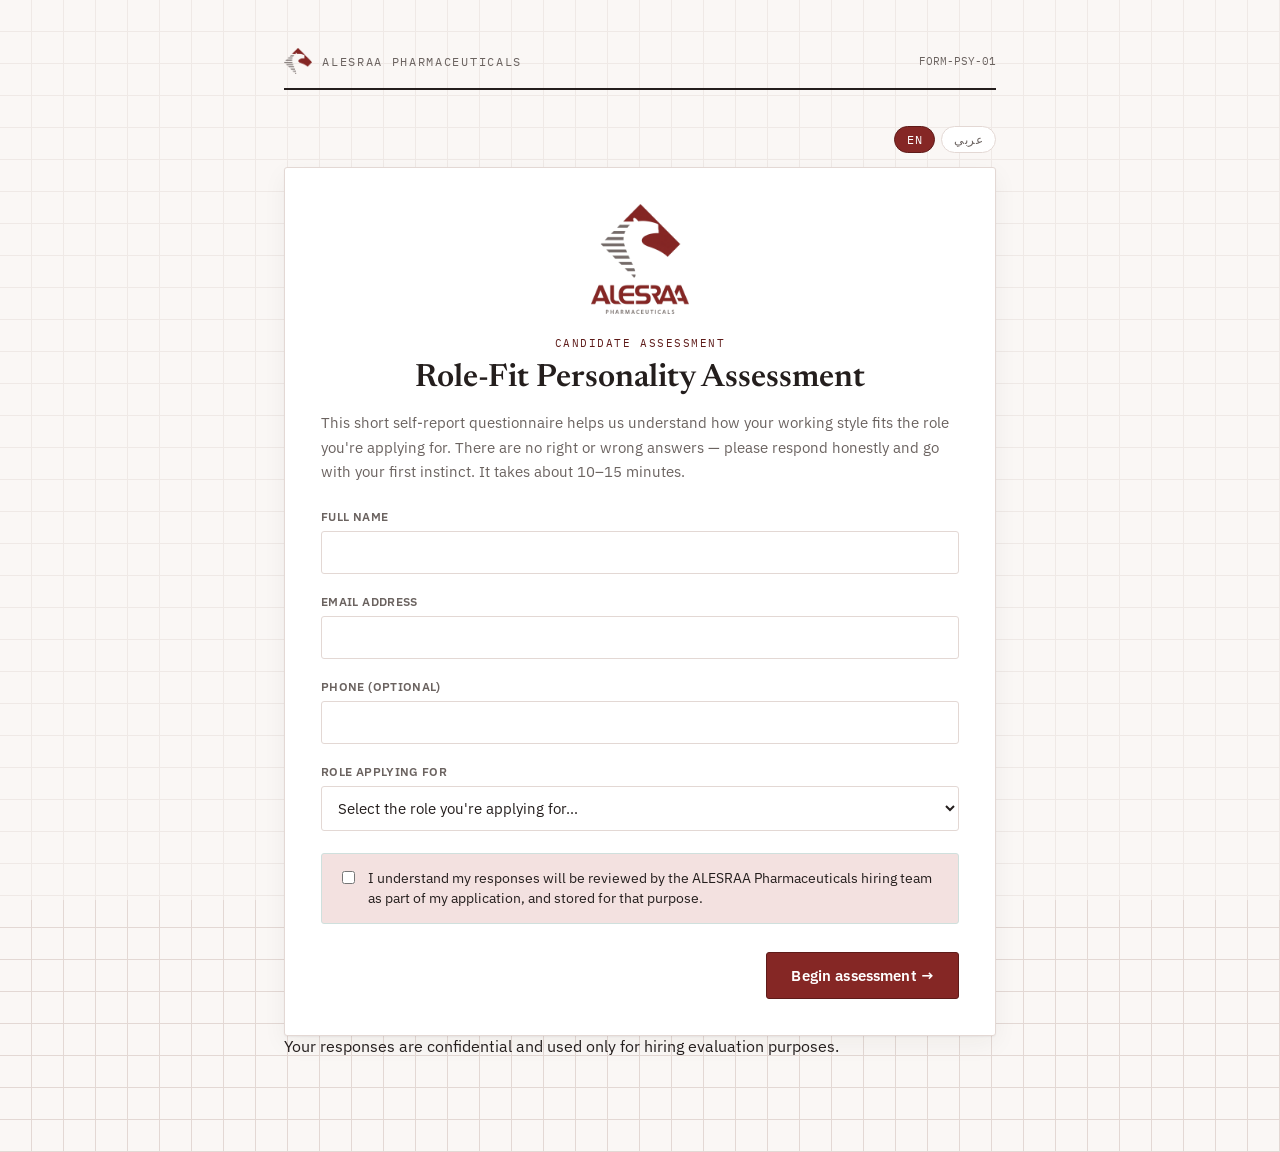
<file: index.html>
<!DOCTYPE html>
<html lang="en">
<head>
<meta charset="UTF-8" />
<meta name="viewport" content="width=device-width, initial-scale=1.0, maximum-scale=1" />
<title>AlEsraa Pharmaceutical Optima — Psychometric Assessment</title>
<meta name="robots" content="noindex, nofollow" />
<link rel="stylesheet" href="styles.css" />
</head>
<body>
<div id="app"></div>
<script src="config.js"></script>
<script src="i18n.js"></script>
<script src="dom.js"></script>
<script src="data.js"></script>
<script src="scoring.js"></script>
<script src="results-view.js"></script>
<script src="app.js"></script>
</body>
</html>
</file>
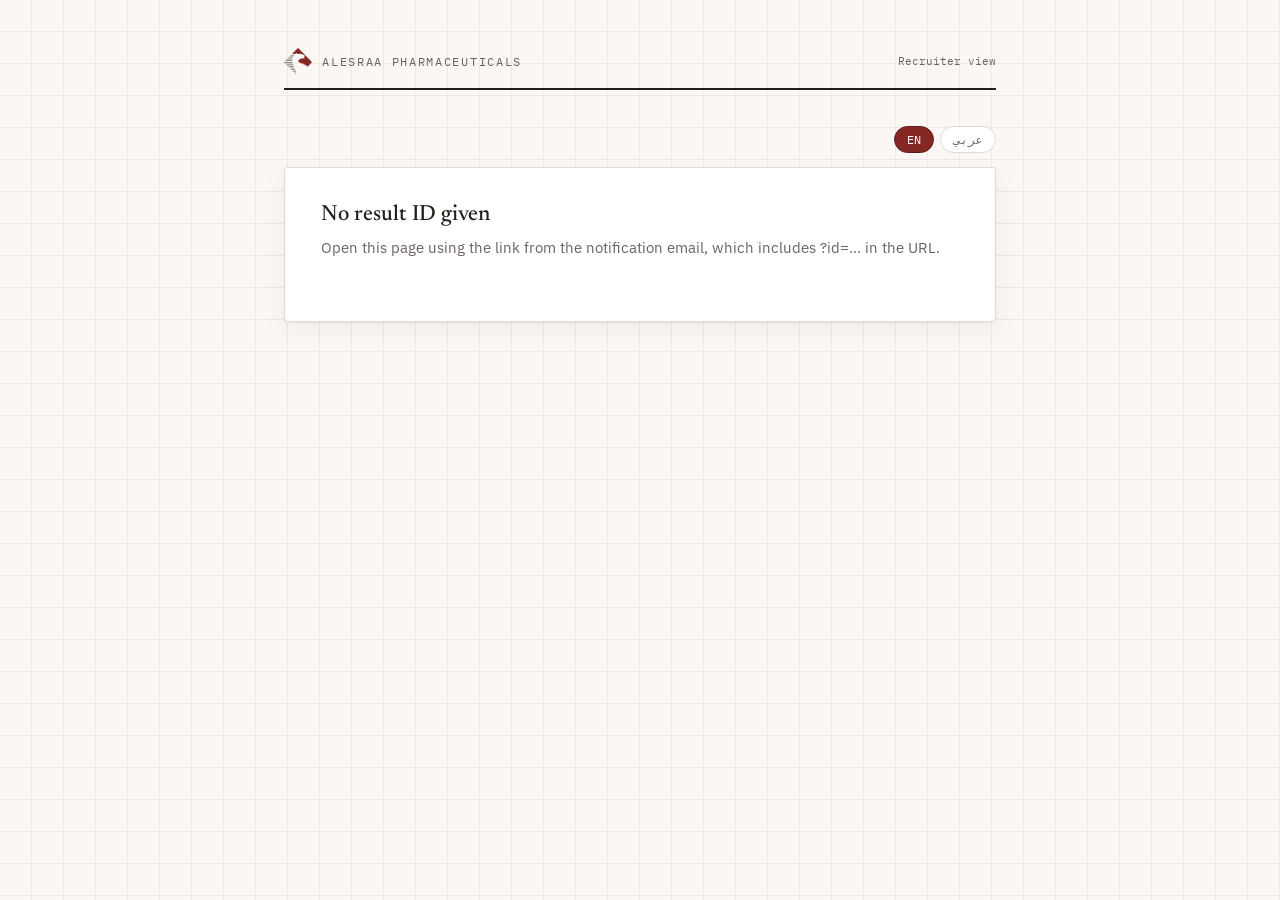
<file: results.html>
<!DOCTYPE html>
<html lang="en">
<head>
<meta charset="UTF-8" />
<meta name="viewport" content="width=device-width, initial-scale=1.0, maximum-scale=1" />
<title>Candidate Results — Recruiter View</title>
<meta name="robots" content="noindex, nofollow" />
<link rel="stylesheet" href="styles.css" />
</head>
<body>
<div id="app"></div>
<script src="config.js"></script>
<script src="i18n.js"></script>
<script src="dom.js"></script>
<script src="data.js"></script>
<script src="scoring.js"></script>
<script src="results-view.js"></script>
<script>
  const root = document.getElementById("app");
  setLang(CONFIG.DEFAULT_LANG || "en");

  const id = new URLSearchParams(window.location.search).get("id");
  const backendConfigured = CONFIG.SCRIPT_URL.indexOf("PASTE_YOUR") !== 0;

  function langToggle() {
    const mkBtn = (code, label) => el("button", {
      type: "button",
      class: "lang-btn" + (getLang() === code ? " active" : ""),
      onclick: () => { setLang(code); load(); }
    }, label);
    return el("div", { class: "lang-toggle" }, [mkBtn("en", "EN"), mkBtn("ar", "عربي")]);
  }

  function renderMsg(titleKey, bodyKey) {
    root.innerHTML = "";
    const wrap = el("div", { class: "wrap" });
    wrap.appendChild(brandMasthead(s("recruiterViewLabel")));
    wrap.appendChild(langToggle());
    const card = el("div", { class: "card" });
    card.appendChild(el("h2", { class: "subtitle" }, s(titleKey)));
    card.appendChild(el("p", { class: "lede" }, s(bodyKey)));
    wrap.appendChild(card);
    root.appendChild(wrap);
  }

  function load() {
    if (!id) {
      renderMsg("noResultId", "noResultIdBody");
    } else if (!backendConfigured) {
      renderMsg("backendNotConfiguredTitle", "backendNotConfiguredBody");
    } else {
      renderMsg("loadingResult", "fetchingResult");
      fetch(CONFIG.SCRIPT_URL + "?" + new URLSearchParams({ action: "result", id }).toString())
        .then(res => { if (!res.ok) throw new Error("HTTP " + res.status); return res.json(); })
        .then(data => {
          if (!data.found) {
            renderMsg("resultNotFound", "resultNotFoundBody");
            return;
          }
          root.innerHTML = "";
          const wrap = el("div", { class: "wrap" });
          wrap.appendChild(langToggle());
          root.appendChild(wrap);
          root.appendChild(renderResults(data.result, { audience: "recruiter" }));
        })
        .catch(err => {
          console.error(err);
          renderMsg("couldntLoad", "couldntLoadBody");
        });
    }
  }

  load();
</script>
</body>
</html>
</file>
<file: styles.css>
@import url('https://fonts.googleapis.com/css2?family=Newsreader:ital,opsz,wght@0,6..72,400;0,6..72,500;0,6..72,600;1,6..72,400&family=IBM+Plex+Sans:wght@400;500;600&family=IBM+Plex+Mono:wght@400;500&family=IBM+Plex+Sans+Arabic:wght@400;500;600&display=swap');

:root{
  --font-sans:'IBM Plex Sans', system-ui, sans-serif;
  --font-mono:'IBM Plex Mono', monospace;
  --font-display:'Newsreader', serif;
}
html[dir="rtl"]{
  --font-sans:'IBM Plex Sans Arabic', 'IBM Plex Sans', system-ui, sans-serif;
  --font-mono:'IBM Plex Sans Arabic', 'IBM Plex Mono', monospace;
  --font-display:'IBM Plex Sans Arabic', 'Newsreader', serif;
}

:root{
  --paper:#FAF7F5;
  --paper-2:#FFFFFF;
  --ink:#241E1D;
  --ink-soft:#6B6360;
  --brand:#852725;
  --brand-dark:#5E1B19;
  --brand-tint:#F3E1E0;
  --slate:#6B6360;
  --slate-tint:#EFEBE8;
  --good:#3F7A5C;
  --good-dark:#2C5941;
  --good-tint:#E1EEE7;
  --amber:#C97A3D;
  --amber-tint:#F5E4D3;
  --line:#E3D8D4;
  --danger:#A63A2A;
  --radius:3px;
  --shadow:0 1px 2px rgba(36,30,29,0.06), 0 8px 24px rgba(36,30,29,0.05);
}

*{box-sizing:border-box;}
html,body{margin:0;padding:0;}
body{
  background:var(--paper);
  background-image:
    linear-gradient(var(--line) 1px, transparent 1px),
    linear-gradient(90deg, var(--line) 1px, transparent 1px);
  background-size:32px 32px;
  background-position:-1px -1px;
  background-color:var(--paper);
  color:var(--ink);
  font-family:var(--font-sans);
  min-height:100vh;
  -webkit-font-smoothing:antialiased;
}
body::before{
  content:"";
  position:fixed; inset:0;
  background:var(--paper);
  opacity:.55;
  z-index:-1;
}

.wrap{
  max-width:760px;
  margin:0 auto;
  padding:48px 24px 96px;
}

/* ---------- Header / masthead ---------- */
.masthead{
  display:flex;
  align-items:center;
  justify-content:space-between;
  border-bottom:2px solid var(--ink);
  padding-bottom:14px;
  margin-bottom:36px;
}
.masthead-brand{
  display:flex;
  align-items:center;
  gap:10px;
}
.masthead-logo{
  height:26px;
  width:auto;
  display:block;
}
.masthead .brand{
  font-family:var(--font-mono);
  font-size:12px;
  letter-spacing:.14em;
  text-transform:uppercase;
  color:var(--ink-soft);
}
.masthead .doc-id{
  font-family:var(--font-mono);
  font-size:11px;
  color:var(--ink-soft);
}

/* ---------- Cards ---------- */
.card{
  background:var(--paper-2);
  border:1px solid var(--line);
  border-radius:var(--radius);
  box-shadow:var(--shadow);
  padding:36px;
}
@media (max-width:600px){ .card{padding:24px;} .wrap{padding:28px 16px 72px;} }

.lang-toggle{
  display:flex;
  justify-content:flex-end;
  gap:6px;
  margin-bottom:14px;
}
.lang-btn{
  font-family:var(--font-mono);
  font-size:11.5px;
  letter-spacing:.04em;
  padding:5px 12px;
  border-radius:20px;
  border:1px solid var(--line);
  background:var(--paper-2);
  color:var(--ink-soft);
  cursor:pointer;
}
.lang-btn.active{
  background:var(--brand);
  border-color:var(--brand-dark);
  color:#fff;
}

.hero-logo{
  display:flex;
  justify-content:center;
  margin-bottom:22px;
}
.hero-logo img{
  height:110px;
  width:auto;
  display:block;
}
@media (max-width:600px){ .hero-logo img{ height:84px; } }

.eyebrow{
  font-family:var(--font-mono);
  font-size:11px;
  letter-spacing:.14em;
  text-transform:uppercase;
  color:var(--brand-dark);
  margin:0 0 10px;
}
h1.title{
  font-family:var(--font-display);
  font-weight:600;
  font-size:32px;
  line-height:1.15;
  margin:0 0 14px;
  color:var(--ink);
}
h2.subtitle{
  font-family:var(--font-display);
  font-weight:500;
  font-size:22px;
  margin:0 0 10px;
  color:var(--ink);
}
p.lede{
  font-size:15px;
  line-height:1.65;
  color:var(--ink-soft);
  margin:0 0 24px;
}

/* ---------- Form ---------- */
.field{ margin-bottom:20px; }
.field label{
  display:block;
  font-size:12px;
  font-weight:600;
  letter-spacing:.03em;
  text-transform:uppercase;
  color:var(--ink-soft);
  margin-bottom:7px;
}
.field input[type=text],
.field input[type=email],
.field input[type=tel],
.field select{
  width:100%;
  font-family:var(--font-sans);
  font-size:15px;
  padding:11px 12px;
  border:1px solid var(--line);
  border-radius:var(--radius);
  background:var(--paper-2);
  color:var(--ink);
}
.field input:focus, .field select:focus, button:focus-visible, .opt:focus-visible, .likert-btn:focus-visible{
  outline:2px solid var(--brand);
  outline-offset:2px;
}
.hint{ font-size:12.5px; color:var(--ink-soft); margin-top:6px; }

.consent{
  display:flex;
  gap:10px;
  align-items:flex-start;
  background:var(--brand-tint);
  border:1px solid #cfe0dd;
  border-radius:var(--radius);
  padding:14px 16px;
  margin:22px 0 26px;
  font-size:13.5px;
  line-height:1.5;
  color:var(--ink);
}
.consent input{ margin-top:3px; }

.btn{
  font-family:var(--font-sans);
  font-weight:600;
  font-size:14.5px;
  letter-spacing:.01em;
  border:1px solid var(--brand-dark);
  background:var(--brand);
  color:#fff;
  padding:13px 24px;
  border-radius:var(--radius);
  cursor:pointer;
  transition:background .15s ease, transform .1s ease;
}
.btn:hover:not(:disabled){ background:var(--brand-dark); }
.btn:active:not(:disabled){ transform:translateY(1px); }
.btn:disabled{ opacity:.4; cursor:not-allowed; }
.btn.ghost{
  background:transparent;
  color:var(--ink);
  border-color:var(--line);
}
.btn.ghost:hover:not(:disabled){ background:var(--paper); }

.btn-row{ display:flex; justify-content:space-between; align-items:center; margin-top:28px; gap:12px; }

.warn-banner{
  background:var(--amber-tint);
  border:1px solid #e4c19c;
  color:#7a4a1c;
  font-size:12.5px;
  padding:10px 14px;
  border-radius:var(--radius);
  margin-bottom:22px;
  font-family:var(--font-mono);
}

/* ---------- Gauge / progress ---------- */
.gauge{
  display:flex;
  align-items:center;
  gap:14px;
  margin-bottom:30px;
}
.gauge-track{
  direction:ltr;
  position:relative;
  flex:1;
  height:10px;
  border-radius:6px;
  background:linear-gradient(90deg,
    #E7DCCB 0 33.3%,
    #EFE3CE 33.3% 66.6%,
    #E4EEEC 66.6% 100%);
  border:1px solid var(--line);
  overflow:hidden;
}
.gauge-fill{
  position:absolute; inset:0 auto 0 0;
  width:0%;
  background:var(--brand);
  opacity:.85;
  transition:width .35s ease;
}
.gauge-count{
  font-family:var(--font-mono);
  font-size:12.5px;
  color:var(--ink-soft);
  white-space:nowrap;
}

/* ---------- Question card ---------- */
.q-kicker{
  font-family:var(--font-mono);
  font-size:11px;
  letter-spacing:.1em;
  text-transform:uppercase;
  color:var(--brand-dark);
  margin-bottom:12px;
}
.q-text{
  font-family:var(--font-display);
  font-size:23px;
  line-height:1.42;
  color:var(--ink);
  margin:0 0 30px;
}

.likert{
  display:flex;
  flex-direction:column;
  gap:8px;
}
.likert-btn{
  display:flex;
  align-items:center;
  gap:14px;
  width:100%;
  text-align:left;
  padding:13px 16px;
  border:1px solid var(--line);
  background:var(--paper-2);
  border-radius:var(--radius);
  cursor:pointer;
  font-family:var(--font-sans);
  font-size:14.5px;
  color:var(--ink);
  transition:border-color .12s ease, background .12s ease;
}
.likert-btn .num{
  font-family:var(--font-mono);
  font-size:12px;
  width:20px; height:20px;
  border-radius:50%;
  border:1px solid var(--ink-soft);
  display:flex; align-items:center; justify-content:center;
  flex:none;
  color:var(--ink-soft);
}
.likert-btn:hover{ border-color:var(--brand); }
.likert-btn.selected{
  border-color:var(--brand);
  background:var(--brand-tint);
}
.likert-btn.selected .num{
  background:var(--brand);
  border-color:var(--brand);
  color:#fff;
}

.opt-list{ display:flex; flex-direction:column; gap:10px; }
.opt{
  display:flex; gap:14px;
  text-align:left;
  padding:15px 16px;
  border:1px solid var(--line);
  background:var(--paper-2);
  border-radius:var(--radius);
  cursor:pointer;
  font-size:14.5px;
  line-height:1.5;
  color:var(--ink);
}
.opt .letter{
  font-family:var(--font-mono);
  font-weight:600;
  color:var(--brand-dark);
  flex:none;
}
.opt:hover{ border-color:var(--brand); }
.opt.selected{ border-color:var(--brand); background:var(--brand-tint); }

/* ---------- Done screen ---------- */
.stamp{
  display:inline-block;
  font-family:var(--font-mono);
  font-size:11px;
  letter-spacing:.12em;
  text-transform:uppercase;
  color:var(--brand-dark);
  border:1px solid var(--brand-dark);
  padding:5px 10px;
  border-radius:2px;
  margin-bottom:18px;
}
.done-icon{ font-size:34px; margin-bottom:10px; }

/* ---------- Results screen ---------- */
.match-head{
  display:flex;
  align-items:flex-start;
  justify-content:space-between;
  gap:16px;
  margin-bottom:14px;
}
.match-badge{
  display:inline-flex;
  align-items:center;
  gap:7px;
  font-family:var(--font-mono);
  font-size:12px;
  letter-spacing:.04em;
  font-weight:600;
  padding:5px 11px;
  border-radius:20px;
  margin-bottom:8px;
}
.match-badge.match-strong{ background:var(--good-tint); color:var(--good-dark); }
.match-badge.match-moderate{ background:var(--amber-tint); color:#8a5423; }
.match-badge.match-below{ background:#F7E1DA; color:var(--danger); }
.match-sub{ font-size:13px; color:var(--ink-soft); }
.match-pct{
  font-family:var(--font-display);
  font-size:40px;
  font-weight:600;
  line-height:1;
  white-space:nowrap;
}
.match-head.match-strong .match-pct{ color:var(--good-dark); }
.match-head.match-moderate .match-pct{ color:#8a5423; }
.match-head.match-below .match-pct{ color:var(--danger); }

.match-bar{
  direction:ltr;
  height:10px;
  border-radius:6px;
  background:var(--paper);
  border:1px solid var(--line);
  overflow:hidden;
  margin-bottom:26px;
}
.match-bar-fill{ height:100%; border-radius:6px; }
.match-bar-fill.match-strong{ background:var(--good); }
.match-bar-fill.match-moderate{ background:var(--amber); }
.match-bar-fill.match-below{ background:var(--danger); }

.callout{
  border-radius:var(--radius);
  padding:16px 18px;
  border:1px solid var(--line);
}
.callout-title{ font-weight:600; font-size:13.5px; margin-bottom:6px; }
.callout-text{ font-size:14px; line-height:1.6; color:var(--ink); margin:0; }
.callout-list{ margin:0; padding-left:18px; font-size:14px; line-height:1.7; color:var(--ink); }
.callout-strong, .callout.callout-strength{ background:var(--good-tint); border-color:#cbdfd3; }
.callout-moderate{ background:var(--amber-tint); border-color:#e4c19c; }
.callout-below, .callout.callout-dev{ background:var(--amber-tint); border-color:#e4c19c; }
.callout-below{ background:#FBEEE9; border-color:#eac3b6; }

.two-col{ display:grid; grid-template-columns:1fr 1fr; gap:16px; margin-top:20px; }
@media (max-width:600px){ .two-col{ grid-template-columns:1fr; } }

.trait-card{
  border:1px solid var(--line);
  border-radius:var(--radius);
  padding:18px 20px;
  margin-bottom:14px;
}
.trait-top{ display:flex; justify-content:space-between; align-items:flex-start; gap:12px; margin-bottom:12px; }
.trait-name{ font-family:var(--font-display); font-size:17px; font-weight:600; color:var(--ink); }
.trait-note{ font-size:12.5px; color:var(--ink-soft); margin-top:3px; max-width:46ch; }
.trait-badge{
  font-family:var(--font-mono);
  font-size:11px; font-weight:600;
  padding:4px 10px; border-radius:20px; white-space:nowrap;
}
.trait-badge.trait-low{ background:#F7E1DA; color:var(--danger); }
.trait-badge.trait-moderate{ background:var(--amber-tint); color:#8a5423; }
.trait-badge.trait-high{ background:var(--good-tint); color:var(--good-dark); }

.trait-score-row{ display:flex; justify-content:space-between; font-size:12.5px; margin-bottom:6px; }
.trait-score-num{ font-family:var(--font-mono); color:var(--ink); }

.trait-bar{ direction:ltr; position:relative; height:8px; margin-bottom:6px; }
.trait-zones{ position:absolute; inset:0; display:flex; border-radius:5px; overflow:hidden; border:1px solid var(--line); }
.trait-zones .zone{ flex:1; }
.zone-low{ background:#F3D9CE; }
.zone-mod{ background:#F0E2C7; }
.zone-high{ background:var(--good-tint); }
.trait-marker{
  position:absolute; top:50%;
  width:12px; height:12px;
  background:var(--ink);
  border:2px solid #fff;
  border-radius:50%;
  transform:translate(-50%,-50%);
  box-shadow:0 1px 3px rgba(0,0,0,.3);
}
.trait-scale-labels{ direction:ltr; display:flex; justify-content:space-between; font-size:10.5px; color:var(--ink-soft); font-family:var(--font-mono); }

.loading-note{ font-size:14px; color:var(--ink-soft); }

footer.foot{
  text-align:center;
  margin-top:30px;
  font-size:11.5px;
  color:var(--ink-soft);
  font-family:var(--font-mono);
}
</file>
